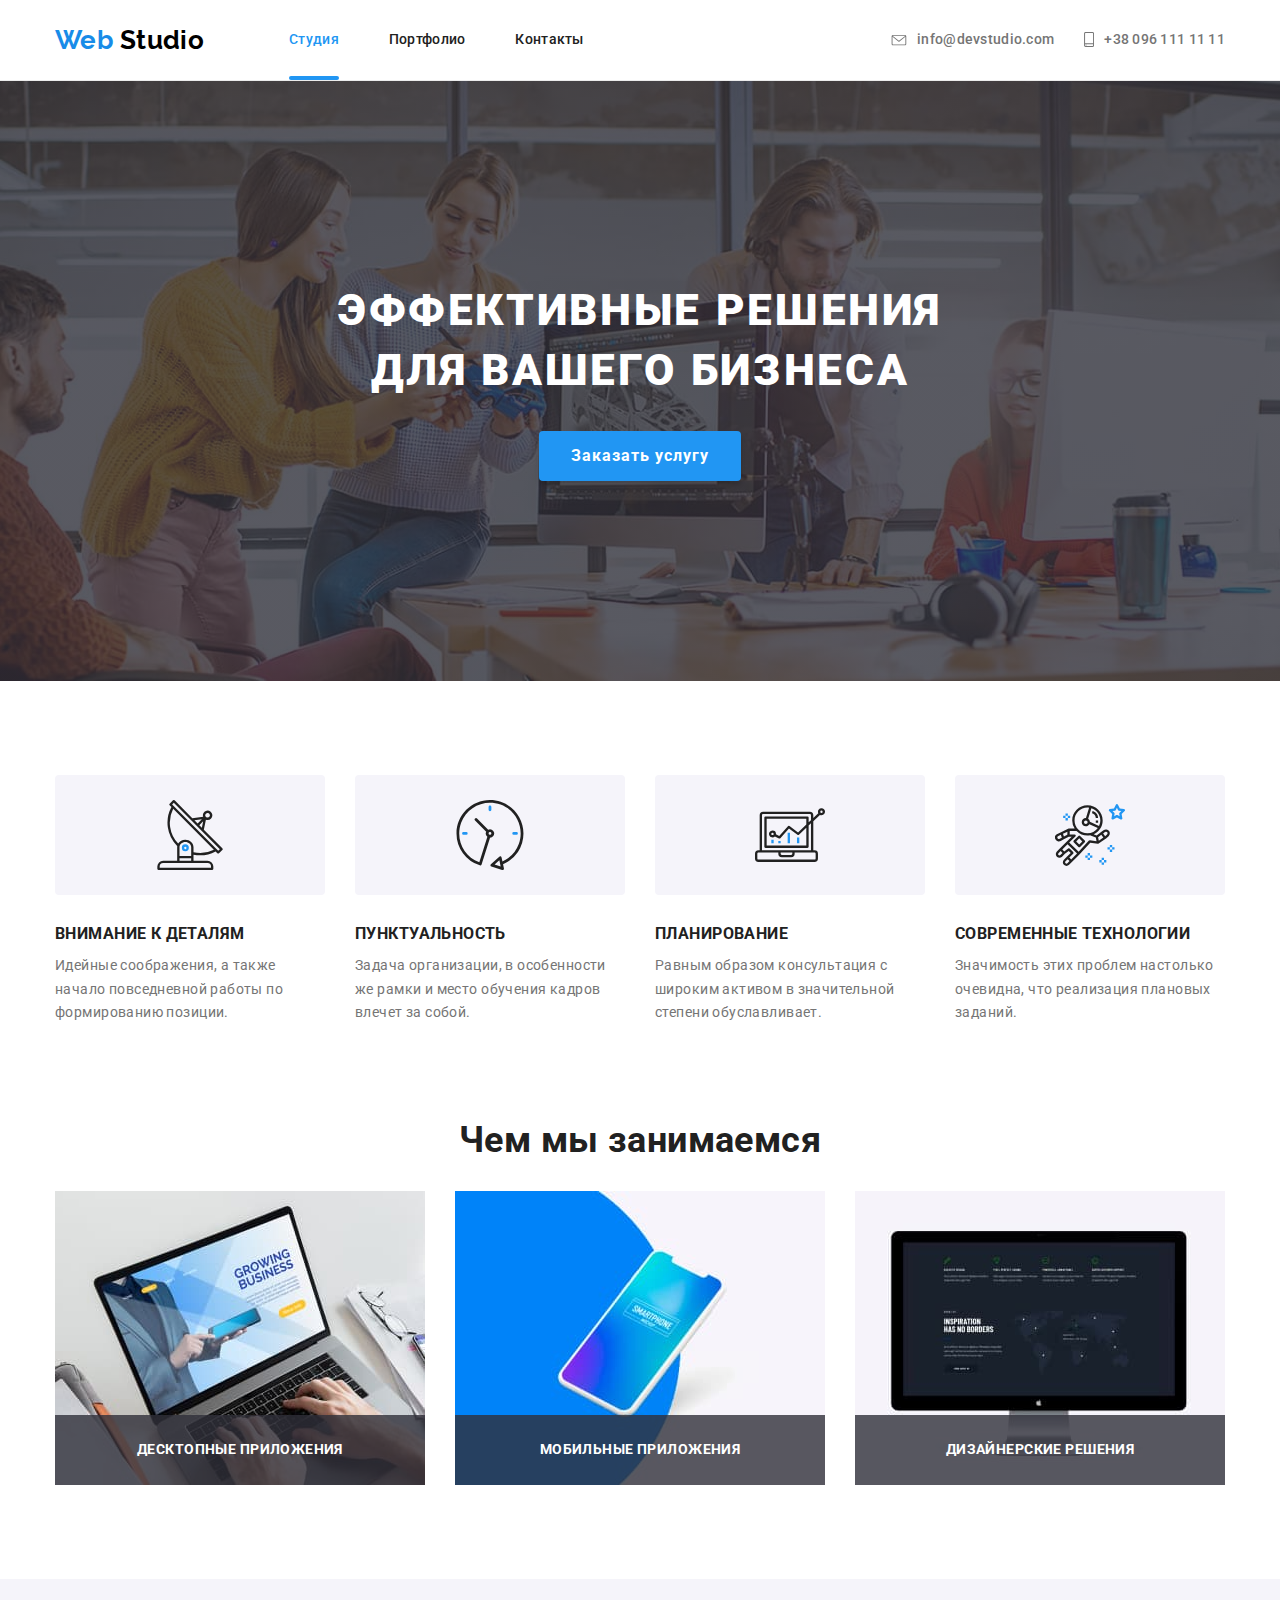
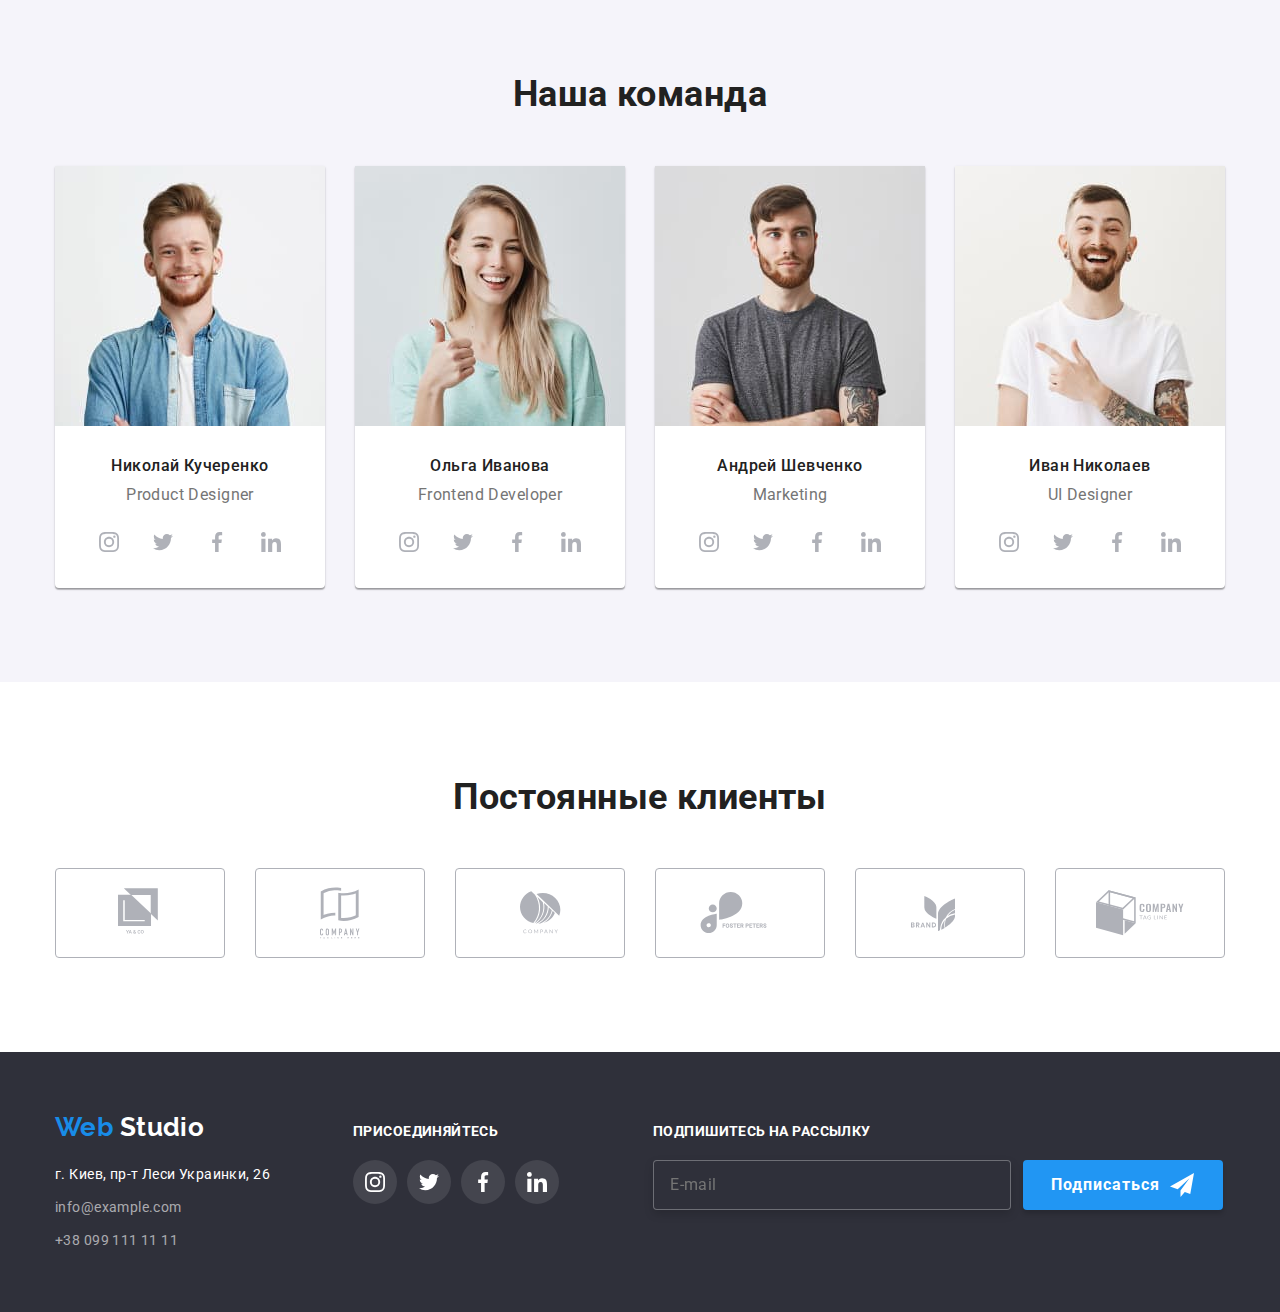
<file: index.html>
<!DOCTYPE html>
<html lang="ru">
  <head>
    <meta charset="UTF-8" />
    <meta name="viewport" content="width=device-width, initial-scale=1.0" />
    <title>Студия</title>
    <link
      rel="stylesheet"
      href="https://cdnjs.cloudflare.com/ajax/libs/animate.css/4.0.0/animate.min.css"
    />
    <link
      href="https://fonts.googleapis.com/css2?family=Roboto:wght@400;500;700;900&display=swap"
      rel="stylesheet"
    />

    <link
      rel="stylesheet"
      href="https://cdnjs.cloudflare.com/ajax/libs/modern-normalize/0.7.0/modern-normalize.min.css"
    />
    <link rel="stylesheet" href="./css/styles.css" />
  </head>
  <body>
    <!-- Шапка сайта -->
    <header class="header">
      <div class="container">
        <nav class="nav">
          <a class="logo link animate__pulse" href="./index.html" lang="en"
            ><span class="logo-web">Web</span>
            <span class="black-studio">Studio</span>
          </a>
          <ul class="nav-list list">
            <li class="item">
              <a class="nav-link current link" href="./index.html">Студия</a>
            </li>
            <li class="item">
              <a class="nav-link link" href="./portfolio.html">Портфолио</a>
            </li>
            <li>
              <a class="nav-link link" href="">Контакты</a>
            </li>
          </ul>
        </nav>
        <address class="address contakt">
          <ul class="contakt-list list">
            <li class="item">
              <a class="contakt-link link" href="mailto:info@devstudio.com"
                ><svg class="icon-mail">
                  <use href="./images/sprite.svg#icon-mail"></use>
                </svg>
                info@devstudio.com
              </a>
            </li>
            <li class="item">
              <a class="contakt-link link" href="tel:+380961111111">
                <svg class="icon-phone">
                  <use href="./images/sprite.svg#icon-phone"></use>
                </svg>
                +38 096 111 11 11
              </a>
            </li>
          </ul>
        </address>
      </div>
    </header>
    <!-- Оснавная часть -->
    <main>
      <!-- Hero секция -->
      <section class="hero">
        <h1 class="hero-title">
          Эффективные решения<br />
          для вашего бизнеса
        </h1>
        <button class="hero-button link" type="submit" data-modal-open>
          Заказать услугу
        </button>
      </section>
      <!-- О нас секция -->
      <section class="about section">
        <div class="container">
          <!-- Заголовок h2 скрываем с помощью класса  .visualy-hidden -->
          <h2 class="visually-hidden">О нас</h2>
          <ul class="about-list list">
            <li class="about-item">
              <div class="about-bg">
                <svg class="about-icon">
                  <use href="./images/sprite.svg#icon-antenna-1"></use>
                </svg>
              </div>
              <h3 class="about-name">Внимание к деталям</h3>
              <p class="about-description">
                Идейные соображения, а также начало повседневной работы по
                формированию позиции.
              </p>
            </li>
            <li class="about-item">
              <div class="about-bg">
                <svg class="about-icon">
                  <use href="./images/sprite.svg#icon-clock-2"></use>
                </svg>
              </div>
              <h3 class="about-name">Пунктуальность</h3>
              <p class="about-description">
                Задача организации, в особенности же рамки и место обучения
                кадров влечет за собой.
              </p>
            </li>
            <li class="about-item">
              <div class="about-bg">
                <svg class="about-icon">
                  <use href="./images/sprite.svg#icon-diagram-3"></use>
                </svg>
              </div>
              <h3 class="about-name">Планирование</h3>
              <p class="about-description">
                Равным образом консультация с широким активом в значительной
                степени обуславливает.
              </p>
            </li>
            <li class="about-item">
              <div class="about-bg">
                <svg class="about-icon">
                  <use href="./images/sprite.svg#icon-astronaut-4"></use>
                </svg>
              </div>
              <h3 class="about-name">Современные технологии</h3>
              <p class="about-description">
                Значимость этих проблем настолько очевидна, что реализация
                плановых заданий.
              </p>
            </li>
          </ul>
        </div>
      </section>
      <!-- Чем занимаемся секция -->
      <section class="offer section">
        <div class="container">
          <h2 class="offer-title">Чем мы занимаемся</h2>
          <ul class="offer-list list">
            <li class="offer-item">
              <img
                src="./images/what-doing/destkop.jpg"
                alt="пользователь просматривает веб-страницу на ноутбуке"
                width="370"
                height="295"
              />
              <p class="offer-name">Десктопные приложения</p>
            </li>
            <li class="offer-item">
              <img
                src="./images/what-doing/smartphon.jpg"
                alt="смартфон"
                width="370"
                height="295"
              />
              <p class="offer-name">Мобильные приложения</p>
            </li>
            <li class="offer-item">
              <img
                src="./images/what-doing/design.jpg"
                alt="монитор с открытым сайтом"
                width="370"
                height="295"
              />
              <p class="offer-name">Дизайнерские решения</p>
            </li>
          </ul>
        </div>
      </section>
      <!-- Секция Наша команда -->
      <section class="team section">
        <div class="container">
          <h2 class="team-title">Наша команда</h2>
          <ul class="team-list list">
            <li class="team-item">
              <img
                src="./images/team/nikolay-kucherenko.jpg"
                alt="николай кучеренко"
                width="270"
                height="260"
              />
              <div class="team-card">
                <h3 class="team-name">Николай Кучеренко</h3>
                <p class="team-position" lang="en">Product Designer</p>
                <ul class="name-social-list list">
                  <li class="name-social-item">
                    <a href="" target="_blank" aria-label="иконка инстаграма"
                      ><svg class="icon">
                        <use href="./images/sprite.svg#icon-instagram"></use>
                      </svg>
                    </a>
                  </li>
                  <li class="name-social-item">
                    <a href="" target="_blank" aria-label="иконка твитера"
                      ><svg class="icon">
                        <use href="./images/sprite.svg#icon-twitter"></use>
                      </svg>
                    </a>
                  </li>
                  <li class="name-social-item">
                    <a href="" target="_blank" aria-label="иконка фейсбука">
                      <svg class="icon">
                        <use href="./images/sprite.svg#icon-facebook"></use>
                      </svg>
                    </a>
                  </li>
                  <li class="name-social-item">
                    <a href="" target="_blank" aria-label="иконка ликедина"
                      ><svg class="icon">
                        <use href="./images/sprite.svg#icon-linkedin"></use>
                      </svg>
                    </a>
                  </li>
                </ul>
              </div>
            </li>

            <li class="team-item">
              <img
                src="./images/team/olga-ivanova.jpg"
                alt="ольга иванова"
                width="270"
                height="260"
              />
              <div class="team-card">
                <h3 class="team-name">Ольга Иванова</h3>
                <p class="team-position" lang="en">Frontend Developer</p>
                <ul class="name-social-list list">
                  <li class="name-social-item">
                    <a href="" target="_blank" aria-label="иконка инстаграма"
                      ><svg class="icon">
                        <use href="./images/sprite.svg#icon-instagram"></use>
                      </svg>
                    </a>
                  </li>
                  <li class="name-social-item">
                    <a href="" target="_blank" aria-label="иконка твитера"
                      ><svg class="icon">
                        <use href="./images/sprite.svg#icon-twitter"></use>
                      </svg>
                    </a>
                  </li>
                  <li class="name-social-item">
                    <a href="" target="_blank" aria-label="иконка фейсбука">
                      <svg class="icon">
                        <use href="./images/sprite.svg#icon-facebook"></use>
                      </svg>
                    </a>
                  </li>
                  <li class="name-social-item">
                    <a href="" target="_blank" aria-label="иконка ликедина"
                      ><svg class="icon">
                        <use href="./images/sprite.svg#icon-linkedin"></use>
                      </svg>
                    </a>
                  </li>
                </ul>
              </div>
            </li>
            <li class="team-item">
              <img
                src="./images/team/andrey-shevchenko.jpg"
                alt="андрей шевченко"
                width="270"
                height="260"
              />
              <div class="team-card">
                <h3 class="team-name">Андрей Шевченко</h3>
                <p class="team-position" lang="en">Marketing</p>
                <ul class="name-social-list list">
                  <li class="name-social-item">
                    <a href="" target="_blank" aria-label="иконка инстаграма"
                      ><svg class="icon">
                        <use href="./images/sprite.svg#icon-instagram"></use>
                      </svg>
                    </a>
                  </li>
                  <li class="name-social-item">
                    <a href="" target="_blank" aria-label="иконка твитера"
                      ><svg class="icon">
                        <use href="./images/sprite.svg#icon-twitter"></use>
                      </svg>
                    </a>
                  </li>
                  <li class="name-social-item">
                    <a href="" target="_blank" aria-label="иконка фейсбука">
                      <svg class="icon">
                        <use href="./images/sprite.svg#icon-facebook"></use>
                      </svg>
                    </a>
                  </li>
                  <li class="name-social-item">
                    <a href="" target="_blank" aria-label="иконка ликедина"
                      ><svg class="icon">
                        <use href="./images/sprite.svg#icon-linkedin"></use>
                      </svg>
                    </a>
                  </li>
                </ul>
              </div>
            </li>

            <li class="team-item">
              <img
                src="./images/team/ivan-nikolaev.jpg"
                alt="иван николаев"
                width="270"
                height="260"
              />
              <div class="team-card">
                <h3 class="team-name">Иван Николаев</h3>
                <p class="team-position" lang="en">UI Designer</p>
                <ul class="name-social-list list">
                  <li class="name-social-item">
                    <a href="" target="_blank" aria-label="иконка инстаграма"
                      ><svg class="icon">
                        <use href="./images/sprite.svg#icon-instagram"></use>
                      </svg>
                    </a>
                  </li>
                  <li class="name-social-item">
                    <a href="" target="_blank" aria-label="иконка твитера"
                      ><svg class="icon">
                        <use href="./images/sprite.svg#icon-twitter"></use>
                      </svg>
                    </a>
                  </li>
                  <li class="name-social-item">
                    <a href="" target="_blank" aria-label="иконка фейсбука">
                      <svg class="icon">
                        <use href="./images/sprite.svg#icon-facebook"></use>
                      </svg>
                    </a>
                  </li>
                  <li class="name-social-item">
                    <a href="" target="_blank" aria-label="иконка ликедина"
                      ><svg class="icon">
                        <use href="./images/sprite.svg#icon-linkedin"></use>
                      </svg>
                    </a>
                  </li>
                </ul>
              </div>
            </li>
          </ul>
        </div>
      </section>
      <!-- Секция Постоянные клиенты -->
      <section class="customers section">
        <div class="container">
          <h2 class="customers-title">Постоянные клиенты</h2>
          <ul class="customers-list list">
            <li class="customers-item">
              <a href="" target="_blank" aria-label="логотип компании 1">
                <svg class="customers-icon icon-logo-1" width="44" height="49">
                  <use href="./images/sprite.svg#icon-logo-1"></use>
                </svg>
              </a>
            </li>
            <li class="customers-item">
              <a href="" target="_blank" aria-label="логотип компании 2">
                <svg class="customers-icon icon-logo-2" width="40" height="52">
                  <use href="./images/sprite.svg#icon-logo-2"></use>
                </svg>
              </a>
            </li>
            <li class="customers-item">
              <a href="" target="_blank" aria-label="логотип компании 3">
                <svg class="customers-icon icon-logo-3" width="41" height="43">
                  <use href="./images/sprite.svg#icon-logo-3"></use>
                </svg>
              </a>
            </li>
            <li class="customers-item">
              <a href="" target="_blank" aria-label="логотип компании 4">
                <svg class="customers-icon icon-logo-4" width="80" height="42">
                  <use href="./images/sprite.svg#icon-logo-4"></use>
                </svg>
              </a>
            </li>
            <li class="customers-item">
              <a href="" target="_blank" aria-label="логотип компании 5">
                <svg class="customers-icon icon-logo-5" width="59" height="47">
                  <use
                    href="./images/sprite.svg#icon-logo-5"
                    width="44"
                    height="49"
                  ></use>
                </svg>
              </a>
            </li>
            <li class="customers-item">
              <a href="" target="_blank" aria-label="логотип компании 6">
                <svg class="customers-icon icon-logo-6" width="88" height="46">
                  <use href="./images/sprite.svg#icon-logo-6"></use>
                </svg>
              </a>
            </li>
          </ul>
        </div>
      </section>
    </main>
    <!-- Подвал сайта -->
    <footer class="footer">
      <div class="container">
        <div class="footer-box-address">
          <a class="logo link" href="./index.html" lang="en"
            ><span class="logo-web">Web</span>
            <span class="white-studio">Studio</span></a
          >
          <address class="address footer-address">
            <a
              class="address-link accent-link link"
              href="https://goo.gl/maps/9TEdyr7UyNeiwYUK7"
              target="_blank"
              >г. Киев, пр-т Леси Украинки, 26</a
            ><br />
            <a
              class="address-mail accent-link link"
              href="mailto:info@example.com"
              >info@example.com</a
            ><br />
            <a class="address-tel accent-link link" href="tel:+380991111111"
              >+38 099 111 11 11</a
            >
          </address>
        </div>

        <div class="footer-box-social">
          <b class="footer-join">присоединяйтесь</b>
          <ul class="footer-social-list list">
            <li class="footer-social-item">
              <a href="" target="_blank" aria-label="иконка инстаграма"
                ><svg class="icon">
                  <use href="./images/sprite.svg#icon-instagram"></use>
                </svg>
              </a>
            </li>
            <li class="footer-social-item">
              <a href="" target="_blank" aria-label="иконка твитера"
                ><svg class="icon">
                  <use href="./images/sprite.svg#icon-twitter"></use>
                </svg>
              </a>
            </li>
            <li class="footer-social-item">
              <a href="" target="_blank" aria-label="иконка фейсбука">
                <svg class="icon">
                  <use href="./images/sprite.svg#icon-facebook"></use>
                </svg>
              </a>
            </li>
            <li class="footer-social-item">
              <a href="" target="_blank" aria-label="иконка ликедина"
                ><svg class="icon">
                  <use href="./images/sprite.svg#icon-linkedin"></use>
                </svg>
              </a>
            </li>
          </ul>
        </div>
        <div class="footer-box-form">
          <b class="footer-join">Подпишитесь на рассылку</b>
          <form class="footer-form" action="#" method="get">
            <input
              class="footer-form-input"
              type="email"
              name="email"
              placeholder="E-mail"
            /><button class="footer-form-button" type="submit">
              Подписаться
              <svg class="icon">
                <use href="./images/sprite.svg#icon-send"></use>
              </svg>
            </button>
          </form>
        </div>
      </div>
    </footer>
    <!--                    Модальное окно -->
    <div class="backdrop is-hidden animate-modal" data-modal>
      <form class="form-modal" action="#" method="get">
        <b class="form-modal-title">Оставьте свои данные, мы вам перезвоним</b>
        <button class="form-modal-button" type="button" data-modal-close>
          <svg class="btn-close">
            <use href="./images/sprite.svg#icon-close"></use>
          </svg>
        </button>
        <label class="form-modal-field">
          <input class="form-modal-input" type="text" name="name" placeholder=" " required/>
          <span class="form-modal-label">Имя</span>
          <svg  class="form-modal-icon">
            <use href="./images/sprite.svg#icon-person"></use>
          </svg>
        </label>
        <label class="form-modal-field">
          <input class="form-modal-input" type="tel" name="tel" placeholder=" " required/>
          <span class="form-modal-label">Телефон</span>
          <svg  class="form-modal-icon">
            <use href="./images/sprite.svg#icon-form-phone"></use>
          </svg>
        </label>
        <label class="form-modal-field">
          <input class="form-modal-input" type="email" name="email" placeholder=" "/>
          <span class="form-modal-label">Почта</span>
          <svg  class="form-modal-icon">
            <use href="./images/sprite.svg#icon-form-email"></use>
          </svg>
        </label>
        <!-- Оставим в диве, сделаем вторым вариантом old school -->
        <div class="form-modal-comments-wrapper">
          <textarea class="form-modal-textarea" name="comments" id="comments" placeholder=" "></textarea>
          <label class="form-modal-label" for="comments">Комментарий</label>
        </div>    
          <label class="form-modal-checkbox-wrapper">
            <input class="form-modal-checkbox visually-hidden" type="checkbox" name="policy" value="accept-policy" required/>
          <svg  class="form-modal-icon-check">
            <use href="./images/sprite.svg#icon-check"></use>
          </svg>
            <span class="form-modal-checkbox-label">Соглашаюсь с рассылкой и принимаю
              <a class="form-modal-link" href="">Условия договора</a></span>
          </label>
        <button class="form-modal-btn" type="submit">Отправить</button>
      </form>
    </div>
    <!-- Скрипт для подключения модального окна -->
    <script src="./js/modal.js"></script>
  </body>
</html>
</file>
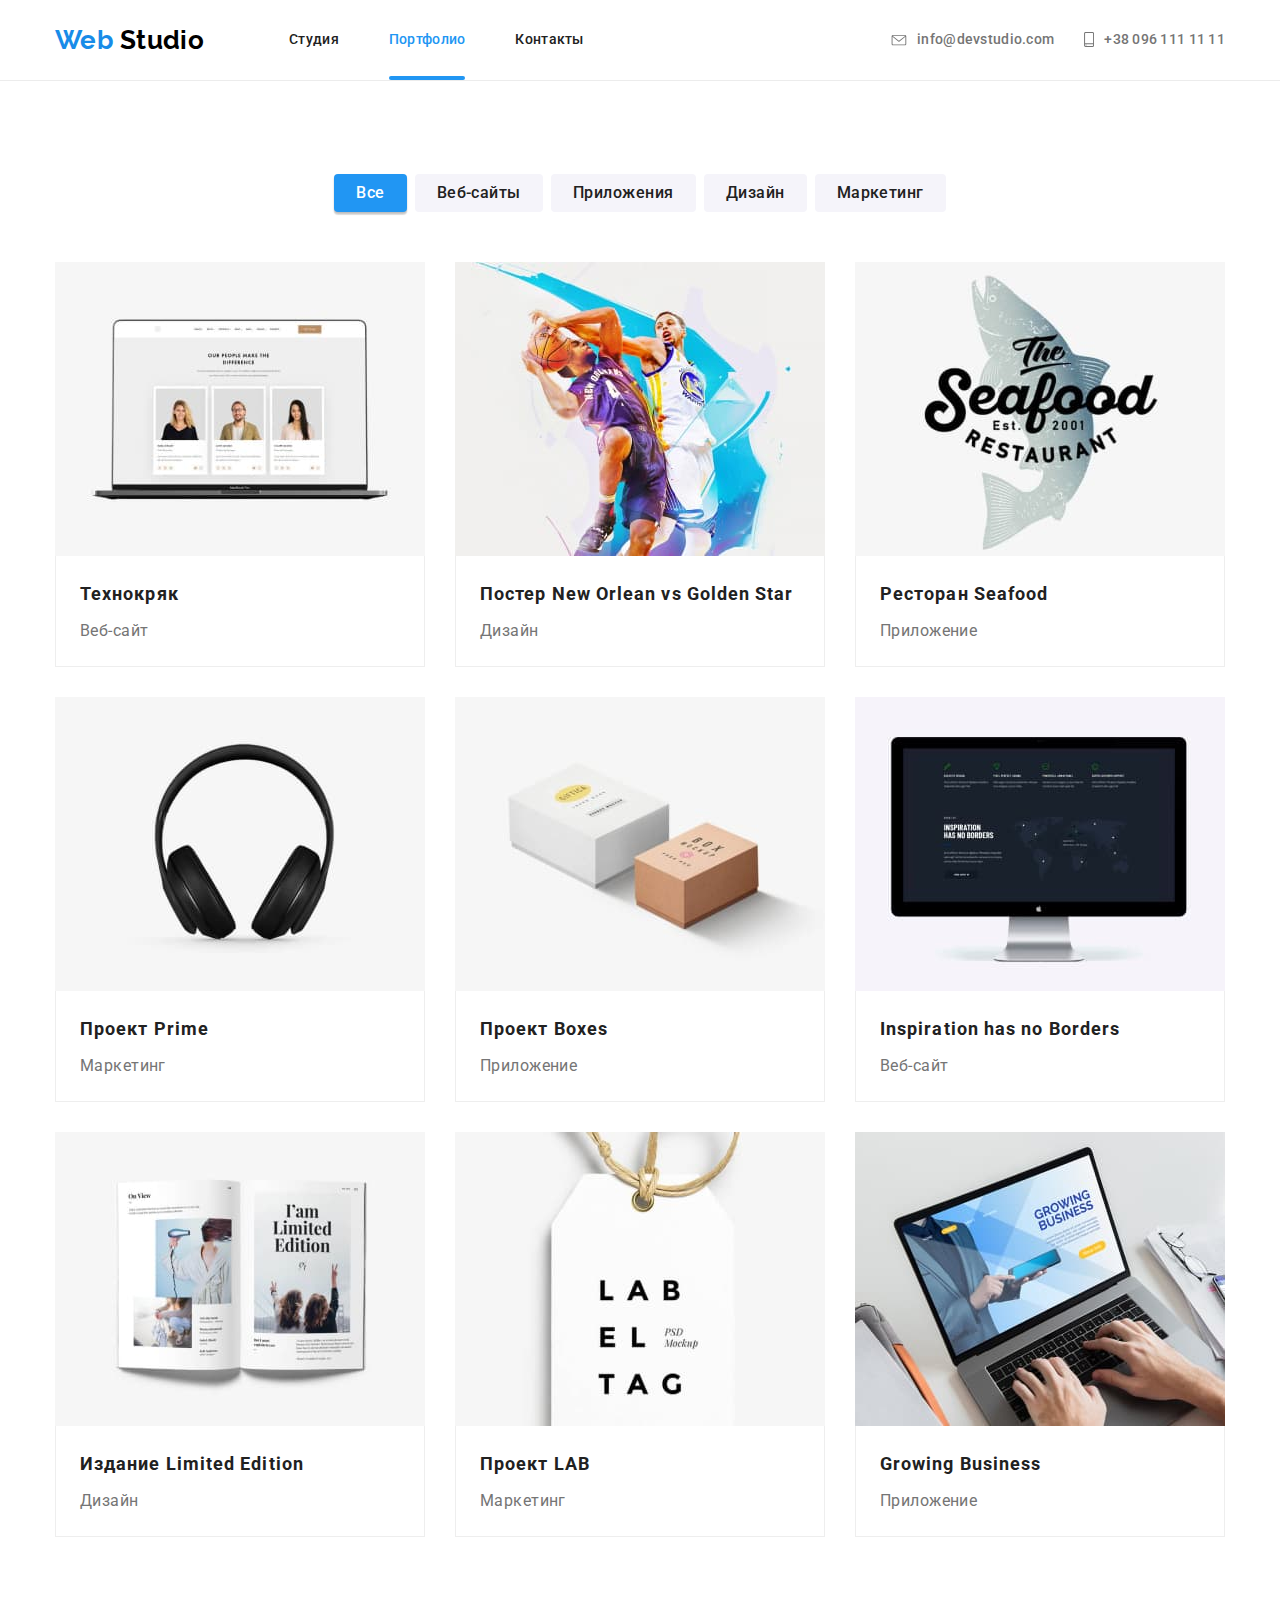
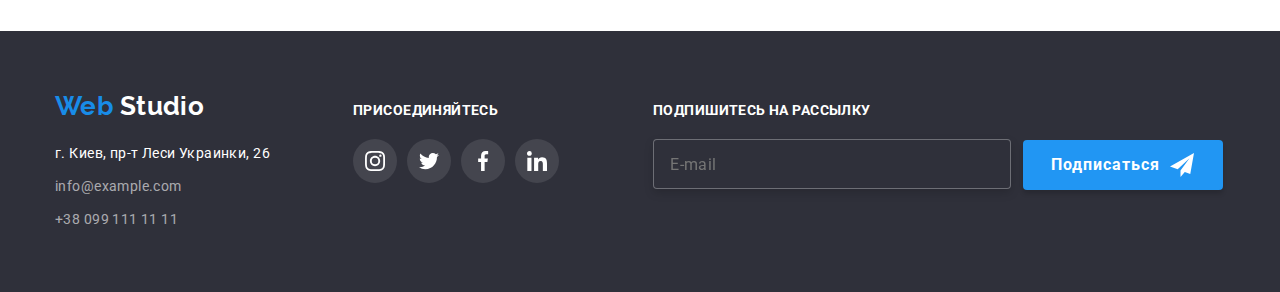
<file: portfolio.html>
<!DOCTYPE html>
<html lang="ru">
  <head>
    <meta charset="UTF-8" />
    <meta name="viewport" content="width=device-width, initial-scale=1.0" />
    <title>Портфолио</title>
    <link
      rel="stylesheet"
      href="https://cdnjs.cloudflare.com/ajax/libs/animate.css/4.0.0/animate.min.css"
    />
    <link
      href="https://fonts.googleapis.com/css2?family=Roboto:wght@400;500;700;900&display=swap"
      rel="stylesheet"
    />
    <link
      rel="stylesheet"
      href="https://cdnjs.cloudflare.com/ajax/libs/modern-normalize/0.7.0/modern-normalize.min.css"
    />
    <link rel="stylesheet" href="./css/styles.css" />
  </head>
  <body>
    <!-- Шапка сайта -->
    <header class="header">
      <div class="container">
        <nav class="nav">
          <a class="logo link animate__pulse" href="./index.html" lang="en"
            ><span class="logo-web">Web</span>
            <span class="black-studio">Studio</span></a
          >
          <ul class="nav-list list">
            <li class="item">
              <a class="nav-link link" href="./index.html">Студия</a>
            </li>
            <li class="item">
              <a class="nav-link current link" href="./portfolio.html"
                >Портфолио</a
              >
            </li>
            <li>
              <a class="nav-link link" href="">Контакты</a>
            </li>
          </ul>
        </nav>
        <address class="address contakt">
          <ul class="contakt-list list">
            <li class="item">
              <a class="contakt-link link" href="mailto:info@devstudio.com"
                ><svg class="icon-mail">
                  <use href="./images/sprite.svg#icon-mail"></use>
                </svg>
                info@devstudio.com</a
              >
            </li>
            <li class="item">
              <a class="contakt-link link" href="tel:+380961111111">
                <svg class="icon-phone">
                  <use href="./images/sprite.svg#icon-phone"></use>
                </svg>
                +38 096 111 11 11</a
              >
            </li>
          </ul>
        </address>
      </div>
    </header>
    <!-- Оснавная часть -->
    <main>
      <section class="main-portfolio">
        <div class="container">
          <!-- Заголовок h1 скрываем с помощью класса  .visualy-hidden -->
          <h1 class="visually-hidden">Портфолио</h1>
          <div class="filter">
            <ul class="list">
              <li class="filter-item">
                <button class="filter-button current button-all" type="button">
                  Все
                </button>
              </li>
              <li class="filter-item">
                <button class="filter-button button-web" type="button">
                  Веб-сайты
                </button>
              </li>
              <li class="filter-item">
                <button class="filter-button button-app" type="button">
                  Приложения
                </button>
              </li>
              <li class="filter-item">
                <button class="filter-button button-design" type="button">
                  Дизайн
                </button>
              </li>
              <li class="filter-item">
                <button class="filter-button button-marketing" type="button">
                  Маркетинг
                </button>
              </li>
            </ul>
          </div>
          <div class="portfolio">
            <ul class="list">
              <li class="portfolio-item">
                <a class="portfolio-link link" href="">
                  <div class="portfolio-thumb">
                    <img
                      src="./images/portfolio/project-1.jpg"
                      alt="интернет сайт"
                      width="370"
                      height="294"
                    />
                    <p class="portfolio-about">
                      Технокряк это современная площадка распространения
                      коронавируса. Компании используют эту платформу для
                      цифрового шпионажа и атак на защищённые сервера
                      конкурентов.
                    </p>
                  </div>

                  <div class="portfolio-card">
                    <h2 class="portfolio-name">Технокряк</h2>
                    <p class="portfolio-web">Веб-сайт</p>
                  </div>
                </a>
              </li>
              <li class="portfolio-item">
                <a class="portfolio-link link" href="">
                  <div class="portfolio-thumb">
                    <img
                      src="./images/portfolio/project-2.jpg"
                      alt="постер с двумя баскетболистами"
                      width="370"
                      height="294"
                    />
                    <p class="portfolio-about">
                      Технокряк это современная площадка распространения
                      коронавируса. Компании используют эту платформу для
                      цифрового шпионажа и атак на защищённые сервера
                      конкурентов.
                    </p>
                  </div>

                  <div class="portfolio-card">
                    <h2 class="portfolio-name">
                      Постер <span lang="en">New Orlean vs Golden Star</span>
                    </h2>
                    <p class="portfolio-design">Дизайн</p>
                  </div>
                </a>
              </li>
              <li class="portfolio-item">
                <a class="portfolio-link link" href="">
                  <div class="portfolio-thumb">
                    <img
                      src="./images/portfolio/project-3.jpg"
                      alt="эмблема ресторана сифуд"
                      width="370"
                      height="294"
                    />
                    <p class="portfolio-about">
                      Технокряк это современная площадка распространения
                      коронавируса. Компании используют эту платформу для
                      цифрового шпионажа и атак на защищённые сервера
                      конкурентов.
                    </p>
                  </div>
                  <div class="portfolio-card">
                    <h2 class="portfolio-name">
                      Ресторан <span lang="en">Seafood</span>
                    </h2>
                    <p class="portfolio-app">Приложение</p>
                  </div>
                </a>
              </li>
              <li class="portfolio-item">
                <a class="portfolio-link link" href="">
                  <div class="portfolio-thumb">
                    <img
                      src="./images/portfolio/project-4.jpg"
                      alt="наушники"
                      width="370"
                      height="294"
                    />
                    <p class="portfolio-about">
                      Технокряк это современная площадка распространения
                      коронавируса. Компании используют эту платформу для
                      цифрового шпионажа и атак на защищённые сервера
                      конкурентов.
                    </p>
                  </div>
                  <div class="portfolio-card">
                    <h2 class="portfolio-name">
                      Проект <span lang="en">Prime</span>
                    </h2>
                    <p class="portfolio-marketing">Маркетинг</p>
                  </div>
                </a>
              </li>
              <li class="portfolio-item">
                <a class="portfolio-link link" href=""
                  ><div class="portfolio-thumb">
                    <img
                      src="./images/portfolio/project-5.jpg"
                      alt="два разных коробка"
                      width="370"
                      height="294"
                    />
                    <p class="portfolio-about">
                      Технокряк это современная площадка распространения
                      коронавируса. Компании используют эту платформу для
                      цифрового шпионажа и атак на защищённые сервера
                      конкурентов.
                    </p>
                  </div>
                  <div class="portfolio-card">
                    <h2 class="portfolio-name">
                      Проект <span lang="en">Boxes</span>
                    </h2>
                    <p class="portfolio-app">Приложение</p>
                  </div>
                </a>
              </li>
              <li class="portfolio-item">
                <a class="portfolio-link link" href=""
                  ><div class="portfolio-thumb">
                    <img
                      src="./images/portfolio/project-6.jpg"
                      alt="монитор с открытой интернет страницей"
                      width="370"
                      height="294"
                    />
                    <p class="portfolio-about">
                      Технокряк это современная площадка распространения
                      коронавируса. Компании используют эту платформу для
                      цифрового шпионажа и атак на защищённые сервера
                      конкурентов.
                    </p>
                  </div>
                  <div class="portfolio-card">
                    <h2 lang="en" class="portfolio-name">
                      Inspiration has no Borders
                    </h2>
                    <p class="portfolio-web">Веб-сайт</p>
                  </div>
                </a>
              </li>
              <li class="portfolio-item">
                <a class="portfolio-link link" href="">
                  <div class="portfolio-thumb">
                    <img
                      src="./images/portfolio/project-7.jpg"
                      alt="открытый журнал"
                      width="370"
                      height="294"
                    />
                    <p class="portfolio-about">
                      Технокряк это современная площадка распространения
                      коронавируса. Компании используют эту платформу для
                      цифрового шпионажа и атак на защищённые сервера
                      конкурентов.
                    </p>
                  </div>
                  <div class="portfolio-card">
                    <h2 class="portfolio-name">
                      Издание <span lang="en">Limited Edition</span>
                    </h2>
                    <p class="portfolio-design">Дизайн</p>
                  </div>
                </a>
              </li>
              <li class="portfolio-item">
                <a class="portfolio-link link" href="">
                  <div class="portfolio-thumb">
                    <img
                      src="./images/portfolio/project-8.jpg"
                      alt="фирменная бирка"
                      width="370"
                      height="294"
                    />
                    <p class="portfolio-about">
                      Технокряк это современная площадка распространения
                      коронавируса. Компании используют эту платформу для
                      цифрового шпионажа и атак на защищённые сервера
                      конкурентов.
                    </p>
                  </div>
                  <div class="portfolio-card">
                    <h2 class="portfolio-name">
                      Проект <span lang="en">LAB</span>
                    </h2>
                    <p class="portfolio-marketing">Маркетинг</p>
                  </div>
                </a>
              </li>
              <li class="portfolio-item">
                <a class="portfolio-link link" href="">
                  <div class="portfolio-thumb">
                    <img
                      src="./images/portfolio/project-9.jpg"
                      alt="пользователь просматривает веб-страницу на ноутбуке"
                      width="370"
                      height="294"
                    />
                    <p class="portfolio-about">
                      Технокряк это современная площадка распространения
                      коронавируса. Компании используют эту платформу для
                      цифрового шпионажа и атак на защищённые сервера
                      конкурентов.
                    </p>
                  </div>
                  <div class="portfolio-card">
                    <h2 lang="en" class="portfolio-name">Growing Business</h2>
                    <p class="portfolio-app">Приложение</p>
                  </div>
                </a>
              </li>
            </ul>
          </div>
        </div>
      </section>
    </main>
    <!-- Подвал сайта -->
    <footer class="footer">
      <div class="container">
        <div class="footer-box-address">
          <a class="logo link" href="./index.html" lang="en"
            ><span class="logo-web">Web</span>
            <span class="white-studio">Studio</span></a
          >
          <address class="address footer-address">
            <a
              class="address-link accent-link link"
              href="https://goo.gl/maps/9TEdyr7UyNeiwYUK7"
              target="_blank"
              >г. Киев, пр-т Леси Украинки, 26</a
            ><br />
            <a
              class="address-mail accent-link link"
              href="mailto:info@example.com"
              >info@example.com</a
            ><br />
            <a class="address-tel accent-link link" href="tel:+380991111111"
              >+38 099 111 11 11</a
            >
          </address>
        </div>

        <div class="footer-box-social">
          <b class="footer-join">присоединяйтесь</b>
          <ul class="footer-social-list list">
            <li class="footer-social-item">
              <a href="" target="_blank" aria-label="иконка инстаграма"
                ><svg class="icon">
                  <use href="./images/sprite.svg#icon-instagram"></use>
                </svg>
              </a>
            </li>
            <li class="footer-social-item">
              <a href="" target="_blank" aria-label="иконка твитера"
                ><svg class="icon">
                  <use href="./images/sprite.svg#icon-twitter"></use></svg></a>
            </li>
            <li class="footer-social-item">
              <a href="" target="_blank" aria-label="иконка фейсбука">
                <svg class="icon">
                  <use href="./images/sprite.svg#icon-facebook"></use>
                </svg>
              </a>
            </li>
            <li class="footer-social-item">
              <a href="" target="_blank" aria-label="иконка ликедина"
                ><svg class="icon">
                  <use href="./images/sprite.svg#icon-linkedin"></use></svg></a>
            </li>
          </ul>
        </div>
        <div class="footer-box-form">
          <b class="footer-join">Подпишитесь на рассылку</b>
          <form class="footer-form" action="" method="post" name="followered">
            <input
              class="footer-form-input"
              type="email"
              name="email"
              placeholder="E-mail"
            /><button class="footer-form-button" type="submit">
              Подписаться
              <svg class="icon">
                <use href="./images/sprite.svg#icon-send"></use>
              </svg>
            </button>
          </form>
        </div>
      </div>
    </footer>
    <!-- Скрипт для подключения модального окна -->
    <script src="./js/modal.js"></script>
  </body>
</html>
</file>
<file: css/styles.css>
/* Подключение локального шрифта Raleway-700 - latin */
@font-face {
  font-family: 'Raleway';
  font-style: normal;
  font-weight: 700;
  font-display: swap; /* Добавляем вручную свойство для отображения шрифта до загрузки */
  src: local('Raleway Bold'), local('Raleway-Bold'),
    url('../fonts/raleway-v16-latin-700.woff2') format('woff2'),
    /* Chrome 26+, Opera 23+, Firefox 39+ */
      url('../fonts/raleway-v16-latin-700.woff') format('woff'); /* Chrome 6+, Firefox 3.6+, IE 9+, Safari 5.1+ */
}
/* Подключение Аннимации на Логотип,если не поключен линк на анимацию */
/* @keyframes pulse {
  from {
    -webkit-transform: scale3d(1, 1, 1);
    transform: scale3d(1, 1, 1);
  }

  50% {
    -webkit-transform: scale3d(1.05, 1.05, 1.05);
    transform: scale3d(1.05, 1.05, 1.05);
  }

  to {
    -webkit-transform: scale3d(1, 1, 1);
    transform: scale3d(1, 1, 1);
  }
} */

:root {
  --main-font: 'Roboto', sans-serif;
  --font-logo: 'Raleway', sans-serif;
  --main-title-color: #212121;
  --main-write-color: #ffffff;
  --main-background-color: #ffffff;
  --text-color: #757575;
  --hover-color: #2196f3;
  --background-color: #f5f4fa;
  --icon-color: #afb1b8;
  --transition-duration-250ms: 250ms; /* Сделано для проверки применения свойства путем увеличения,например до 2500ms */
  --cubic-bezier: cubic-bezier(0.4, 0, 0.2, 1);
}

body {
  font-family: var(--main-font);
  font-size: 14px;
  font-weight: 400;
  letter-spacing: 0.03em;
  color: var(--main-title-color);

  background-color: var(--main-background-color);
}
/*                                    Общие сбросы свойств */
/* Убираем точки и отступы в списках */
.list {
  padding: 0;
  margin: 0;
  list-style: none;
}
/* Убираем подчеркивание в ссылках */
.link {
  text-decoration: none;
}
/* Убираем наклонность текста */
.address {
  font-style: normal;
}
/* Убираем эффект 2рх  и оптимизируем фото */
img {
  display: block;
  max-width: 100%;
  height: auto;
}
/* Убираем возможность изменять размер пользователю */
textarea {
  resize: none;
}
/* Скрываем визуально текст и чекбокс*/
.visually-hidden {
  position: absolute;
  width: 1px;
  height: 1px;
  margin: -1px;
  border: 0;
  padding: 0;

  white-space: nowrap;
  clip-path: inset(100%);
  clip: rect(0 0 0 0);
  overflow: hidden;
}
/*                                   Наш div.container */
.container {
  margin-left: auto;
  margin-right: auto;
  width: 1200px;
  padding-left: 15px;
  padding-right: 15px;
  /* Линия и фон для проверки */
  /* outline: 1px solid red; */
  /* background-color: yellowgreen; */
}
/*                                        Шапка сайта  */

/* Логотип */
.logo {
  font-family: var(--font-logo);
  font-weight: 700;
  font-size: 26px;
  line-height: 1.19;
}
.logo-web {
  color: #188ce8;
}
.black-studio {
  color: #000000;
}
/* Анимация Логотипа */
.animate__pulse {
  /* Необходимо задать время,и через линк, и через @keyframes */
  animation-duration: 1000ms;
  /* Подключение Аннимации на Логотип,если не поключен линк на анимацию */
  /* -webkit-animation-name: pulse;
  animation-name: pulse;
  -webkit-animation-timing-function: ease-in-out;
  animation-timing-function: ease-in-out; */
}
/* Текст */
.nav-link {
  display: block;
  padding-top: 32px;
  padding-bottom: 32px;

  font-weight: 500;
  line-height: 1.14;
  letter-spacing: 0.02em;
  color: var(--main-title-color);

  transition: color var(--transition-duration-250ms) var(--cubic-bezier);
}
/* Accent эффект */
.nav-link:hover,
.nav-link:focus,
.contakt-link:hover,
.contakt-link:focus {
  color: var(--hover-color);
}
/* "Эффект присутствия на странице */
.nav-link.current {
  color: var(--hover-color);
}
.nav-link.current::after {
  position: absolute;
  width: 100%;
  bottom: 0;

  content: '';
  height: 4px;
  border-radius: 2px;
  background-color: var(--hover-color);
  display: block;
}
.nav-list .item {
  position: relative;
}
.contakt-link {
  font-weight: 500;
  line-height: 1.14;
  letter-spacing: 0.02em;
  color: var(--text-color);

  transition: color var(--transition-duration-250ms) var(--cubic-bezier);
}
.header > .container {
  display: flex;
  justify-content: space-between;
  align-items: center;
}
.nav {
  display: flex;
  align-items: center;
}
.nav-list {
  display: flex;
  margin-left: 85px;
}
.contakt-list {
  display: flex;
  align-items: center;
}
.contakt-list .link {
  display: flex;
}

.nav-list .item:not(:last-child) {
  margin-right: 50px;
}
.contakt-list .item:not(:last-child) {
  margin-right: 30px;
}
.icon-mail {
  width: 16px;
  height: 11px;
  margin-top: 1px;
}
.icon-phone {
  width: 10px;
  height: 15px;
}
.icon-mail,
.icon-phone {
  align-self: center;
  margin-right: 10px;
  fill: var(--text-color);

  transition: fill var(--transition-duration-250ms) var(--cubic-bezier);
}
.contakt-link:hover .icon-mail,
.contakt-link:focus .icon-mail,
.contakt-link:hover .icon-phone,
.contakt-link:focus .icon-phone {
  fill: var(--hover-color);
}
.header {
  border-bottom: 1px solid #ececec;
}

/*                                         Студия */

/*                       Hero */
.hero {
  max-width: 1600px;
  height: 600px;
  margin-left: auto;
  margin-right: auto;
  padding-top: 200px;

  text-align: center;
  /* Зададим фон,чтобы было видно текст в случае медленной загрузки фонового изображения */
  background-color: var(--text-color);
  background-image: linear-gradient(
      rgba(47, 48, 58, 0.8),
      rgba(47, 48, 58, 0.8)
    ),
    url('../images/hero/hero.jpg');
  background-repeat: no-repeat;
  background-position: center;
  background-size: cover;
}
.hero-title {
  margin-top: 0;
  margin-bottom: 30px;

  font-weight: 900;
  font-size: 44px;
  line-height: 1.36;
  text-align: center;
  letter-spacing: 0.06em;
  text-transform: uppercase;

  color: var(--main-write-color);
}
.hero-button {
  min-width: 200px;
  padding-top: 10px;
  padding-right: 32px;
  padding-bottom: 10px;
  padding-left: 32px;

  border-width: 0;
  border-radius: 4px;
  box-shadow: 0px 4px 4px rgba(0, 0, 0, 0.15);

  font-weight: 700;
  font-size: 16px;
  line-height: 1.88;
  letter-spacing: 0.06em;

  background-color: var(--hover-color);
  color: var(--main-write-color);
  cursor: pointer;
  outline: none;

  transition: background-color var(--transition-duration-250ms)
      var(--cubic-bezier),
      border var(--transition-duration-250ms) var(--cubic-bezier);
}
.hero-button:hover,
.hero-button:focus {
  background-color: #2196f3;
  border: 1px solid var(--main-write-color);
}

/* Секция О нас */
.about {
  padding-top: 94px;
  padding-bottom: 47px;
}
.about-list {
  display: flex;
  /*  Можно также использовать. вместо то что ниже*/
  /* justify-content: space-between; */
}
.about-item {
  width: 270px;
}
.about-item:not(:last-child) {
  margin-right: 30px;
}
.about-name {
  margin-top: 0;
  margin-bottom: 10px;

  line-height: 1.14;
  text-transform: uppercase;
}
.about-description {
  margin: 0;

  line-height: 1.71;
  color: var(--text-color);
}

.about-bg {
  display: flex;
  padding-top: 25px;
  padding-bottom: 25px;
  padding-right: 100px;
  padding-left: 100px;
  margin-bottom: 30px;
  background-color: var(--background-color);
  border-radius: 4px;
}
.about-icon {
  width: 70px;
  height: 70px;
}

/*              Чем занимаемся секция */
.offer {
  padding-top: 47px;
  padding-bottom: 94px;
}

.offer-title {
  margin-top: 0;
  margin-bottom: 50;

  font-size: 36px;
  line-height: 1.17;
  text-align: center;
}
.offer-item {
  position: relative;
}
.offer-name {
  position: absolute;
  width: 370px;
  bottom: 0;
  left: 0;

  margin: 0;
  padding-top: 27px;
  padding-bottom: 27px;

  font-weight: 700;
  line-height: 1.14;
  text-align: center;
  text-transform: uppercase;

  background-color: rgba(47, 48, 58, 0.8);
  color: var(--main-write-color);
}
.offer-list {
  display: flex;
}
.offer-item:not(:last-child) {
  margin-right: 30px;
}
/* Секция Наша команда */

.team {
  padding-top: 94px;
  padding-bottom: 94px;
  background-color: var(--background-color);
}
.team-list {
  display: flex;
}

.team-item:not(:last-child) {
  margin-right: 30px;
}
.team-title {
  margin-top: 0;
  margin-bottom: 50px;

  font-size: 36px;
  line-height: 1.17;
  text-align: center;
}

.team-name {
  margin-top: 0;
  margin-bottom: 10px;

  font-weight: 500;
  font-size: 16px;
  line-height: 1.19;
  text-align: center;
}
.team-position {
  margin-top: 0;
  margin-bottom: 16px;

  font-size: 16px;
  line-height: 1.19;
  text-align: center;

  color: var(--text-color);
}
.name-social-list {
  display: flex;
  justify-content: space-between;
}
.team-item {
  display: block;
  width: 270px;

  border-bottom-right-radius: 4px;
  border-bottom-left-radius: 4px;
  box-shadow: 0px 2px 1px rgba(0, 0, 0, 0.2), 0px 1px 1px rgba(0, 0, 0, 0.14),
    0px 1px 3px rgba(0, 0, 0, 0.12);

  background-color: var(--main-background-color);
}
.team-card {
  padding-top: 30px;
  padding-bottom: 24px;
  padding-left: 32px;
  padding-right: 32px;
}

.name-social-item > a {
  display: flex;
  width: 44px;
  height: 44px;
  justify-content: center;
  align-items: center;
  border-radius: 50%;

  transition: background-color var(--transition-duration-250ms)
    var(--cubic-bezier);
}
.name-social-item .icon {
  width: 20px;
  height: 20px;
  fill: var(--icon-color);

  transition: fill var(--transition-duration-250ms) var(--cubic-bezier);
}

.name-social-item > a:hover,
.name-social-item > a:focus {
  background-color: var(--hover-color);
}
.name-social-item > a:hover .icon,
.name-social-item > a:focus .icon {
  fill: var(--main-write-color);
}
/* Секция Постоянные клиенты */
.customers {
  padding-top: 94px;
  padding-bottom: 94px;
}
.customers-title {
  margin-top: 0;
  margin-bottom: 50px;

  font-size: 36px;
  line-height: 1.17;
  text-align: center;
}
.customers-list {
  display: flex;
  justify-content: space-between;
}
.customers-item > a {
  display: flex;
  justify-content: center;
  align-items: center;

  width: 170px;
  height: 90px;
  border: 1px solid #afb1b8;
  border-radius: 4px;
  background-color: var(--main-background-color);

  transition: border-color var(--transition-duration-250ms) var(--cubic-bezier);
}
.customers-item > a:hover,
.customers-item > a:focus {
  border-color: var(--hover-color);
}
.customers-icon {
  fill: var(--icon-color);

  transition: fill var(--transition-duration-250ms) var(--cubic-bezier);
}

.customers-item > a:hover .customers-icon,
.customers-item > a:focus .customers-icon {
  fill: var(--hover-color);
}

/*                                Секция Портфолио */
.main-portfolio {
  padding-top: 93px;
  margin-bottom: 94px;
}

.filter-button.current {
  background-color: var(--hover-color);
  color: var(--main-write-color);
  box-shadow: 0px 2px 2px rgba(0, 0, 0, 0.12), 0px 1px 2px rgba(0, 0, 0, 0.08),
    0px 3px 1px rgba(0, 0, 0, 0.1);
  border-color: transparent;
}

.filter-button {
  border-width: 0;
  padding-top: 6px;
  padding-right: 22px;
  padding-bottom: 6px;
  padding-left: 22px;
  margin: 0;
  outline: none;

  font-weight: 500;
  font-size: 16px;
  line-height: 1.63;
  letter-spacing: 0.03em;
  text-align: center;

  background-color: var(--background-color);
  color: var(--main-title-color);

  border-radius: 4px;
  border-color: transparent;
  cursor: pointer;

  transition: background-color var(--transition-duration-250ms)
      var(--cubic-bezier),
    color var(--transition-duration-250ms) var(--cubic-bezier),
    box-shadow var(--transition-duration-250ms) var(--cubic-bezier);
}
.filter-button:hover,
.filter-button:focus {
  background-color: var(--hover-color);
  color: var(--main-write-color);
  box-shadow: 0px 2px 2px rgba(0, 0, 0, 0.12), 0px 1px 2px rgba(0, 0, 0, 0.08),
    0px 3px 1px rgba(0, 0, 0, 0.1);
}
.filter .filter-item:not(:last-child) {
  margin-right: 8px;
}
.filter > .list {
  display: flex;
  justify-content: center;
  margin-bottom: 50px;
}

.portfolio-name {
  margin-top: 0;
  margin-bottom: 4px;

  font-size: 18px;
  line-height: 2;
  letter-spacing: 0.06em;

  color: var(--main-title-color);
}
.portfolio-web,
.portfolio-design,
.portfolio-app,
.portfolio-marketing {
  margin-top: 0;
  margin-bottom: 0;

  font-size: 16px;
  line-height: 1.88;

  color: var(--text-color);
}

.portfolio > .list {
  display: flex;
  flex-wrap: wrap;
}
.portfolio-link {
  display: block;
  transition: box-shadow var(--transition-duration-250ms) var(--cubic-bezier);
}
.portfolio-link:hover,
.portfolio-link:focus {
  box-shadow: 1px 4px 6px rgba(0, 0, 0, 0.16), 0px 4px 4px rgba(0, 0, 0, 0.06),
    0px 1px 1px rgba(0, 0, 0, 0.12);
}

.portfolio-card {
  padding-top: 20px;
  padding-right: 24px;
  padding-bottom: 20px;
  padding-left: 24px;

  border-right: 1px solid #eeeeee;
  border-bottom: 1px solid #eeeeee;
  border-left: 1px solid #eeeeee;
}
/* Кроме каждого третьего */
.portfolio-item:not(:nth-child(3n)) {
  margin-right: 30px;
}
/* Кроме трех  последних с конца */
.portfolio-item:not(:nth-last-child(-n + 3)) {
  margin-bottom: 30px;
}
.portfolio-thumb {
  position: relative;
  overflow: hidden;
}
.portfolio-about {
  position: absolute;
  bottom: 0;
  left: 0;
  width: 100%;
  height: 100%;

  margin-top: 0;
  margin-bottom: 0;
  padding-top: 63px;
  padding-right: 24px;
  padding-bottom: 63px;
  padding-left: 24px;

  font-size: 18px;
  line-height: 1.56;
  background-color: rgba(33, 150, 243, 0.9);
  color: var(--main-write-color);

  transform: translateY(100%);
  transition: transform var(--transition-duration-250ms) var(--cubic-bezier);
}
.portfolio-link:hover .portfolio-about,
.portfolio-link:focus .portfolio-about {
  transform: translateY(0);
}

/*                                          Подвал сайта */

.footer {
  background-color: #2f303a;
  padding-top: 60px;
  padding-bottom: 60px;
}
.white-studio {
  color: var(--main-write-color);
}

.address-link {
  line-height: 1.71;
  color: var(--main-write-color);
}

.address-mail,
.address-tel {
  line-height: 1.71;
  color: rgba(255, 255, 255, 0.6);
}

.footer-join {
  display: inline-block;
  margin-bottom: 20px;

  line-height: 1.14;
  color: var(--main-write-color);
  text-transform: uppercase;
}
.accent-link {
  transition: color var(--transition-duration-250ms) var(--cubic-bezier);
}
.accent-link:hover,
.accent-link:focus {
  color: var(--hover-color);
}
.footer .container {
  display: flex;
  align-items: baseline;
}
.footer .logo {
  display: inline-block;
  margin-bottom: 20px;
}
.footer-address .link {
  display: inline-block;
}
.footer-address .link:not(:last-child) {
  margin-bottom: 9px;
}
.footer-box-address {
  /* margin-right: 69px; */
  /* По макету стоит 69px,но не корректно узазаны границы первого бдока с лого */
  margin-right: 83px;
}
.footer-box-social {
  margin-right: 94px;
}
.footer-social-list {
  display: flex;
}
.footer-social-item > a {
  display: flex;
  width: 44px;
  height: 44px;
  justify-content: center;
  align-items: center;
  border-radius: 50%;
  background-color: rgba(255, 255, 255, 0.1);

  transition: background-color var(--transition-duration-250ms)
    var(--cubic-bezier);
}
.footer-social-item .icon {
  width: 20px;
  height: 20px;
  fill: var(--main-write-color);
}
.footer-social-item:not(:last-child) {
  margin-right: 10px;
}

.footer-social-item > a:hover,
.footer-social-item > a:focus {
  background-color: var(--hover-color);
}
/* .footer-form {
  display: flex;
} */
.footer-form-input {
  margin-right: 12px;
  width: 358px;
  height: 50px;
  padding-left: 16px;
  padding-top: 15px;
  padding-bottom: 15px;
  padding-right: 16px;

  font-family: var(--main-font);
  font-style: normal;
  font-weight: 400;
  font-size: 16px;
  line-height: 1.25;
  letter-spacing: 0.03em;
  color: rgba(255, 255, 255, 0.6);

  background-color: #2f303a;
  border: 1px solid rgba(255, 255, 255, 0.3);
  filter: drop-shadow(0px 4px 4px rgba(0, 0, 0, 0.15));
  border-radius: 4px;
  cursor: pointer;

  transition: border var(--transition-duration-250ms) var(--cubic-bezier);
}
.footer-form-button {
  display: inline-flex;
  align-items: center;

  border-width: 0;
  padding-top: 10px;
  padding-right: 29px;
  padding-bottom: 10px;
  padding-left: 28px;

  font-weight: 700;
  font-size: 16px;
  line-height: 1.87;
  letter-spacing: 0.06em;

  color: var(--main-write-color);
  background-color: var(--hover-color);
  box-shadow: 0px 4px 4px rgba(0, 0, 0, 0.15);
  border-radius: 4px;
  cursor: pointer;

  transition: outline var(--transition-duration-250ms) var(--cubic-bezier);
}
.footer-form-button:hover,
.footer-form-input:hover,
.footer-form-button:focus,
.footer-form-input:focus {
  outline: 1px solid var(--main-write-color);
}
.footer-form-button .icon {
  margin-left: 10px;
  width: 24px;
  height: 24px;
  fill: var(--main-write-color);
}
/*                               Модальное окно */
.backdrop {
  position: fixed;
  left: 0;
  top: 0;
  width: 100%;
  height: 100%;
  background-color: rgba(0, 0, 0, 0.2);
}
.backdrop.is-hidden {
  opacity: 0;
  pointer-events: none;
}
.form-modal {
  position: absolute;
  top: 50%;
  left: 50%;
  transform: translate(-50%, -50%);

  min-width: 528px;
  min-height: 581px;
  padding-left: 40px;
  padding-top: 40px;
  padding-right: 40px;
  padding-bottom: 40px;

  background-color: var(--main-background-color);

  box-shadow: 0px 1px 3px rgba(0, 0, 0, 0.12), 0px 1px 1px rgba(0, 0, 0, 0.14),
    0px 2px 1px rgba(0, 0, 0, 0.2);
  border-radius: 4px;
}
.form-modal-title {
  display: flex;
  justify-content: center;
  margin-bottom: 30px;

  font-weight: 700;
  font-size: 20px;
  line-height: 1.15;
}
.form-modal-button {
  position: absolute;
  top: 8px;
  right: 8px;

  width: 30px;
  height: 30px;
  border-radius: 50%;

  background-color: var(--main-background-color);
  border: 1px solid rgba(0, 0, 0, 0.1);
  cursor: pointer;

  transition: border-color var(--transition-duration-250ms) var(--cubic-bezier);
}
.btn-close {
  position: absolute;
  top: 50%;
  left: 50%;
  transform: translate(-50%, -50%);

  width: 18px;
  height: 18px;

  transition: fill var(--transition-duration-250ms) var(--cubic-bezier);
}
.form-modal-button:hover .btn-close,
.form-modal-button:focus .btn-close {
  fill: var(--hover-color);
}
.form-modal-button:focus {
  outline: none;
  border-color: var(--hover-color);

}
.form-modal-field {
  position: relative;
  display: flex;
  flex-direction: column;
  margin-bottom: 28px;
}

.form-modal-comments-wrapper {
  position: relative;

  margin-bottom: 20px;
}
.form-modal-checkbox-wrapper{
  position: relative;
  
  display: flex;
  align-items: center;
  justify-content: center;
  
  margin-bottom: 30px;
   
}
.form-modal-input,
.form-modal-textarea {
  margin: 0;
  padding-top: 12px;
  padding-bottom: 12px;
  padding-right: 16px;

  border: 1px solid rgba(33, 33, 33, 0.2);
  border-radius: 4px;

  cursor: pointer;
  transition: border-color var(--transition-duration-250ms) var(--cubic-bezier);
}
.form-modal-input {
  width: 100%;
  height: 40px;
  padding-left: 42px;
}
.form-modal-textarea {
  padding-left: 16px;
  width: 100%;
  height: 120px;
}
.form-modal-comments-wrapper .form-modal-label {
  left: 16px;
}


.form-modal-input,
.form-modal-textarea,
.form-modal-label {
  font-family: var(--main-font);
  font-style: normal;
  font-weight: 400;
  font-size: 14px;
  line-height: 1.14;
  letter-spacing: 0.01em;
  color: var(--text-color);
}
.form-modal-label {
  position: absolute;
  left: 42px;
  top: 12px;

  transition: font-size var(--transition-duration-250ms) var(--cubic-bezier),
  line-height var(--transition-duration-250ms) var(--cubic-bezier),
  color var(--transition-duration-250ms) var(--cubic-bezier),
  transform var(--transition-duration-250ms) var(--cubic-bezier);
}

.form-modal-icon {
  position: absolute;
  left: 16px;
  top: 11px;

  width: 18px;
  height: 18px;

  transition: fill var(--transition-duration-250ms) var(--cubic-bezier);
}
.form-modal-input:focus + .form-modal-label,
.form-modal-input:hover + .form-modal-label,
.form-modal-input:not(:placeholder-shown) + .form-modal-label
{
  font-size: 12px;
  line-height: 1.17;
  color: var(--hover-color);

  transform: translate(-28px, -30px);
}
.form-modal-input:focus ~ .form-modal-icon,
.form-modal-input:hover ~ .form-modal-icon,
.form-modal-input:focus:not(:placeholder-shown) ~ .form-modal-icon,
.form-modal-input:hover:not(:placeholder-shown) ~ .form-modal-icon {
  fill: var(--hover-color);
}

.form-modal-input:not(:placeholder-shown) ~ .form-modal-icon {
  fill: inherit;
}
.form-modal-input:focus,
.form-modal-input:hover,
.form-modal-textarea:focus,
.form-modal-textarea:hover,
.form-modal-input:focus:not(:placeholder-shown),
.form-modal-textarea:focus:not(:placeholder-shown),
.form-modal-input:hover:not(:placeholder-shown),
.form-modal-textarea:hover:not(:placeholder-shown)  {
  border-color: var(--hover-color);
  outline: none;
}
.form-modal-textarea:not(:placeholder-shown),
.form-modal-input:not(:placeholder-shown) {
  border: 1px solid rgba(33, 33, 33, 0.2);
}
.form-modal-textarea:focus + .form-modal-label,
.form-modal-textarea:hover + .form-modal-label,
.form-modal-textarea:not(:placeholder-shown) + .form-modal-label {
  font-size: 12px;
  line-height: 1.17;
  color: var(--hover-color);

  transform: translate(-2px, -30px);
}

.form-modal-checkbox-label {
  line-height: 1.71;
  color: var(--text-color);
  cursor: pointer;
}
/* Cделаем временно подчеркивание для визуализации */
/* .form-modal-checkbox:checked ~ .form-modal-checkbox-label {
color: red;
} */
.form-modal-checkbox:checked ~ .form-modal-icon-check {
  border-color: transparent;
  background-color: var(--hover-color);
  }
  /* Для доступности при фокусе на чекбокс зададим тень */
 .form-modal-checkbox:focus ~ .form-modal-icon-check,
 .form-modal-checkbox:hover ~ .form-modal-icon-check {
  box-shadow: 0 0 6px rgba(0,0,0,0.5);
} 
.form-modal-icon-check {
  margin-right: 8px;
  width: 16px;
  height: 15px;

  border: 2px solid var(--main-title-color);
  border-radius: 2px;
  fill: var(--main-write-color);
  cursor: pointer;
  
  transition: border-color var(--transition-duration-250ms) var(--cubic-bezier),
  background-color var(--transition-duration-250ms) var(--cubic-bezier),
  box-shadow var(--transition-duration-250ms) var(--cubic-bezier) ;
}
.form-modal-link {
  color: var(--hover-color);

  transition: border-color var(--transition-duration-250ms) var(--cubic-bezier);
}
.form-modal-link:focus {
  outline: none;
  border: 1px solid var(--hover-color);
  border-radius: 2px;

}
.form-modal-btn {
  display: flex;
  align-items: center;
  justify-content: center;

  margin-left: auto;
  margin-right: auto;
  width: 200px;
  height: 50px;

  font-weight: bold;
  font-size: 16px;
  line-height: 1.87;
  letter-spacing: 0.06em;
  color: var(--main-write-color);

  background-color: var(--hover-color);
  box-shadow: 0px 1px 3px rgba(0, 0, 0, 0.12), 0px 1px 1px rgba(0, 0, 0, 0.14),
    0px 2px 1px rgba(0, 0, 0, 0.2);
  border-radius: 4px;
  border-color: transparent;
  cursor: pointer;
  transition: background-color var(--transition-duration-250ms) var(--cubic-bezier),
              box-shadow var(--transition-duration-250ms) var(--cubic-bezier),
              border-color var(--transition-duration-250ms) var(--cubic-bezier);
}
.form-modal-btn:hover,
.form-modal-btn:focus {
  background-color: #188ce8;
  box-shadow: 0px 4px 4px rgba(0, 0, 0, 0.15);
  border-color: var(--hover-color);
  outline: none;
}

/* Подключение Аннимации на Модальное окно */
@keyframes scale {
  from {
    transform: scale3d(0, 0, 0);
  }

  to {
    transform: scale3d(1, 1, 1);
  }
}
/* Анимация Модального окна */
.backdrop.animate-modal {
  animation-name: scale;
  animation-duration: var(--transition-duration-250ms);
  animation-timing-function: var(--cubic-bezier);
}
.backdrop.is-hidden.animate-modal {
  animation-name: scale;
  animation-duration: var(--transition-duration-250ms);
  animation-timing-function: var(--cubic-bezier);
  animation-direction: reverse;
}
</file>
